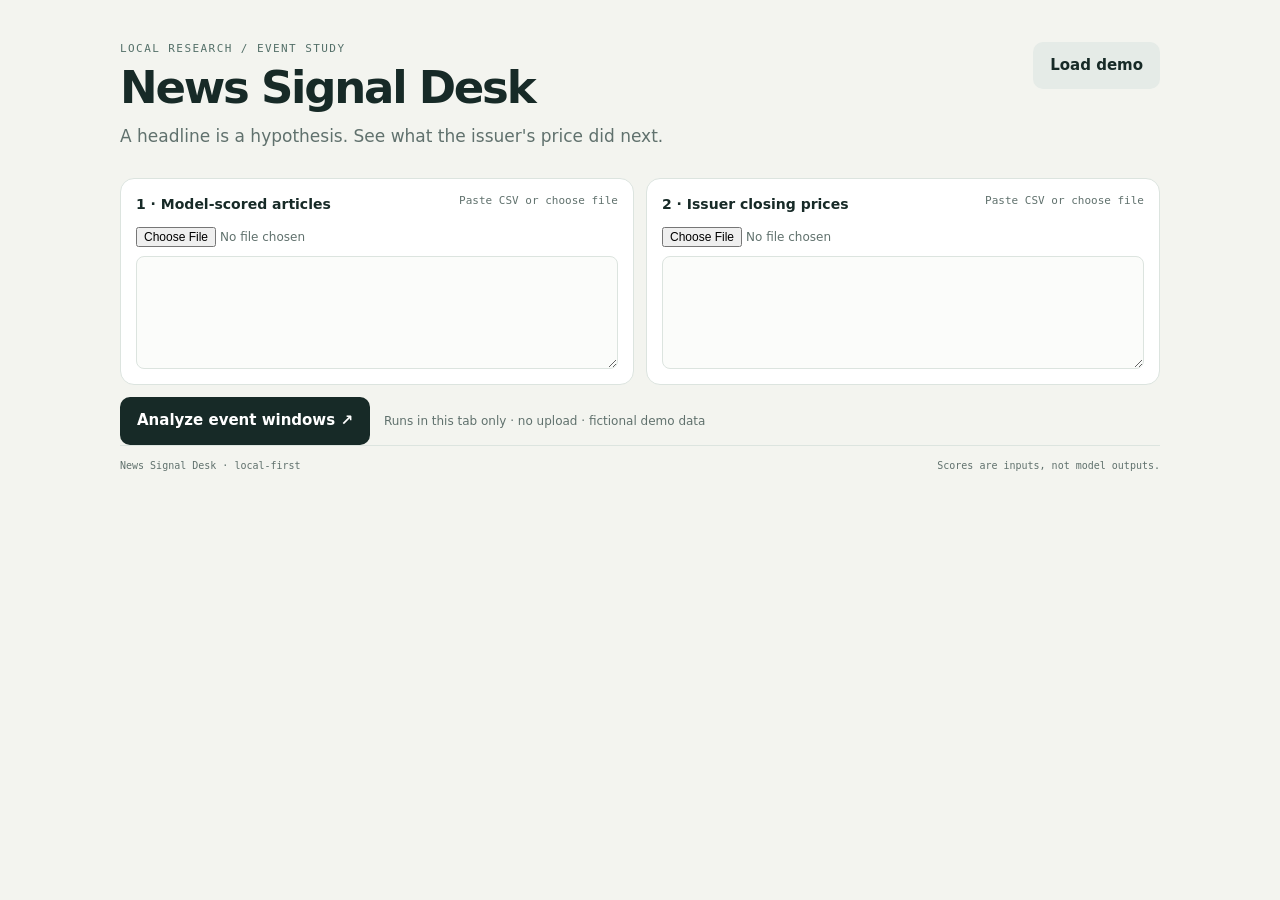
<file: projects/007-news-signal-desk/index.html>
<!doctype html>
<html lang="en">
<head>
  <meta charset="utf-8"><meta name="viewport" content="width=device-width, initial-scale=1">
  <meta name="theme-color" content="#f3f4ef"><title>News Signal Desk</title><link rel="stylesheet" href="style.css">
</head>
<body>
  <main class="shell">
    <header class="masthead"><div><p class="eyebrow">LOCAL RESEARCH / EVENT STUDY</p><h1>News Signal Desk</h1><p class="dek">A headline is a hypothesis. See what the issuer's price did next.</p></div><button id="demo" class="quiet-button">Load demo</button></header>
    <section class="inputs" aria-label="Import research data">
      <label class="file-card"><span class="file-top"><strong>1 · Model-scored articles</strong><span id="article-name">Paste CSV or choose file</span></span><input id="article-file" type="file" accept=".csv,text/csv" aria-label="Choose article sentiment CSV"><textarea id="articles" spellcheck="false" aria-label="Article CSV"></textarea></label>
      <label class="file-card"><span class="file-top"><strong>2 · Issuer closing prices</strong><span id="price-name">Paste CSV or choose file</span></span><input id="price-file" type="file" accept=".csv,text/csv" aria-label="Choose price history CSV"><textarea id="prices" spellcheck="false" aria-label="Closing prices CSV"></textarea></label>
      <div class="actions"><button id="analyze" class="primary-button">Analyze event windows <span aria-hidden="true">↗</span></button><p>Runs in this tab only · no upload · fictional demo data</p></div>
    </section>
    <p id="error" class="error" role="alert" hidden></p>
    <section id="report" aria-live="polite" hidden>
      <div class="section-heading"><div><p class="eyebrow">READ THE WINDOW, NOT JUST THE SCORE</p><h2>What happened after publication?</h2></div><span class="method-tag">Trading sessions · close to close</span></div>
      <div id="summary" class="summary-cards"></div>
      <div class="analysis-grid"><section class="panel"><h3>Next-session return by model score</h3><p class="caption">Buckets: below −0.20 · between −0.20 and +0.20 · above +0.20</p><div id="buckets" class="bucket-list"></div></section><section class="panel correlation"><h3>Score ↔ next-session return</h3><p class="caption">Spearman rank correlation · descriptive only</p><div id="correlation" class="correlation-value"></div><p id="corr-note" class="caption"></p></section></div>
      <section class="panel events"><div class="table-heading"><div><h3>Event ledger</h3><p class="caption">Each row keeps its headline, supplied score, anchor close, and both forward windows.</p></div><label class="filter">Issuer <select id="ticker-filter" aria-label="Filter events by issuer"><option value="*">All issuers</option></select></label></div><div class="table-scroll"><table><thead><tr><th>Published</th><th>Issuer</th><th>Headline</th><th>Score</th><th>Anchor close</th><th>Next session</th><th>5 sessions</th></tr></thead><tbody id="event-rows"></tbody></table></div></section>
      <p class="disclaimer">Fictional sample. Association is not causation; returns may include unrelated news. No trading recommendation.</p>
    </section>
    <footer><span>News Signal Desk <span aria-hidden="true">·</span> local-first</span><span>Scores are inputs, not model outputs.</span></footer>
  </main>
  <script defer type="text/javascript" src="news_signal.mjs"></script><script defer type="text/javascript" src="app.mjs"></script>
</body>
</html>
</file>
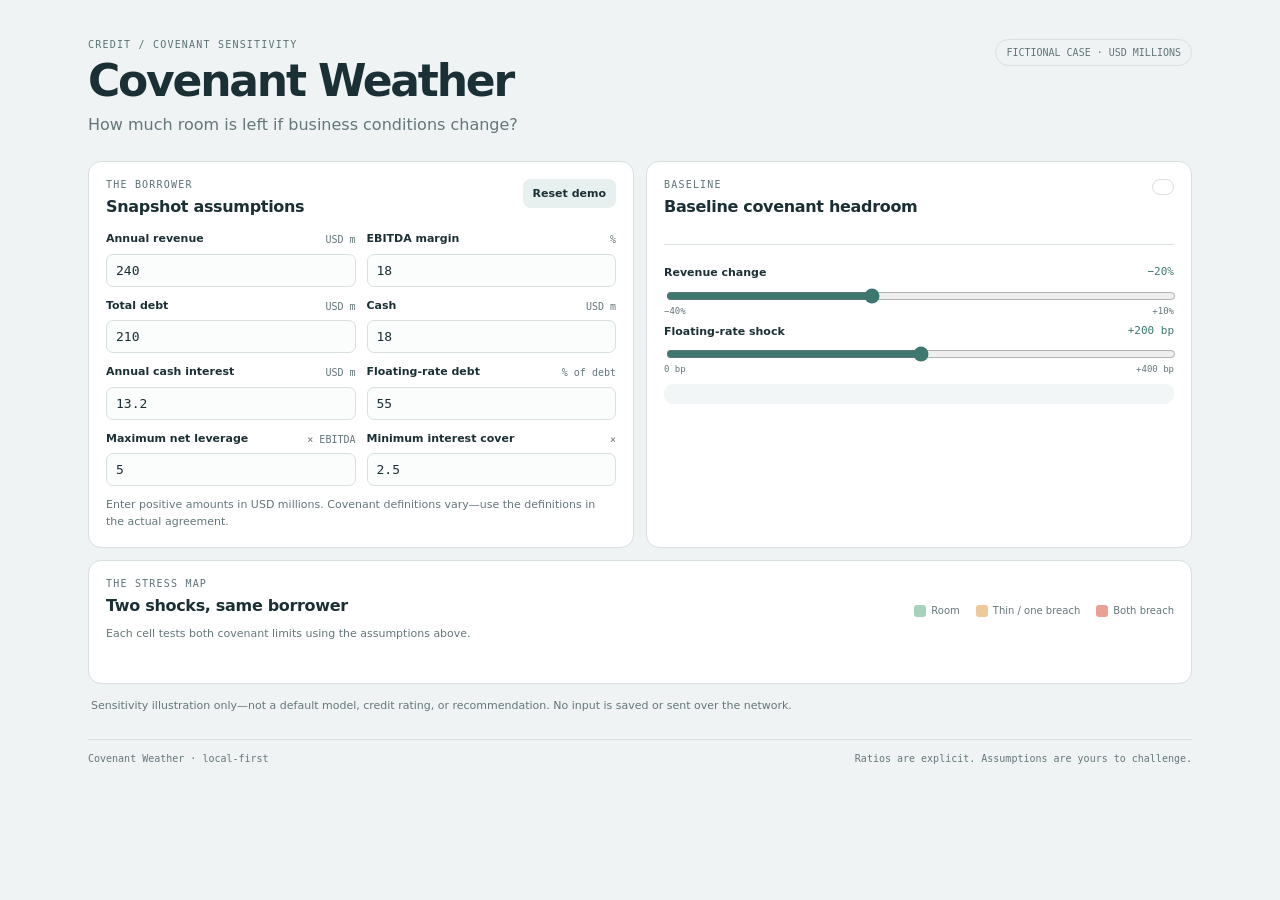
<file: projects/008-covenant-weather/index.html>
<!doctype html><html lang="en"><head><meta charset="utf-8"><meta name="viewport" content="width=device-width,initial-scale=1"><meta name="theme-color" content="#eff3f4"><title>Covenant Weather</title><link rel="stylesheet" href="style.css"></head>
<body><main class="shell"><header class="masthead"><div><p class="eyebrow">CREDIT / COVENANT SENSITIVITY</p><h1>Covenant Weather</h1><p class="dek">How much room is left if business conditions change?</p></div><span class="case-tag">FICTIONAL CASE · USD MILLIONS</span></header>
<section class="workbench"><form id="borrower-form" class="panel inputs"><div class="panel-heading"><div><p class="eyebrow">THE BORROWER</p><h2>Snapshot assumptions</h2></div><button id="reset" type="button" class="quiet-button">Reset demo</button></div><div class="fields">
<label>Annual revenue <span>USD m</span><input id="revenue" type="number" min="1" step="1" value="240"></label><label>EBITDA margin <span>%</span><input id="ebitdaMargin" type="number" min="0" max="100" step="0.5" value="18"></label>
<label>Total debt <span>USD m</span><input id="debt" type="number" min="1" step="1" value="210"></label><label>Cash <span>USD m</span><input id="cash" type="number" min="0" step="1" value="18"></label>
<label>Annual cash interest <span>USD m</span><input id="annualInterest" type="number" min="0" step="0.1" value="13.2"></label><label>Floating-rate debt <span>% of debt</span><input id="floatingShare" type="number" min="0" max="100" step="1" value="55"></label>
<label>Maximum net leverage <span>× EBITDA</span><input id="maxNetLeverage" type="number" min="0.1" step="0.1" value="5"></label><label>Minimum interest cover <span>×</span><input id="minInterestCoverage" type="number" min="0.1" step="0.1" value="2.5"></label></div><p id="error" class="error" role="alert" hidden></p><p class="unit-note">Enter positive amounts in USD millions. Covenant definitions vary—use the definitions in the actual agreement.</p></form>
<section class="right-column"><section class="panel current"><div class="panel-heading"><div><p class="eyebrow">BASELINE</p><h2>Baseline covenant headroom</h2></div><span id="baseline-status" class="status-pill"></span></div><div id="baseline-metrics" class="metrics"></div><div class="shock-controls"><label for="revenue-shock">Revenue change <output id="revenue-output">−20%</output></label><input id="revenue-shock" type="range" min="-40" max="10" step="5" value="-20"><div class="range-labels"><span>−40%</span><span>+10%</span></div><label for="rate-shock">Floating-rate shock <output id="rate-output">+200 bp</output></label><input id="rate-shock" type="range" min="0" max="400" step="50" value="200"><div class="range-labels"><span>0 bp</span><span>+400 bp</span></div></div><div id="scenario-result" class="scenario-result" aria-live="polite"></div></section></section></section>
<section class="panel sensitivity"><div class="panel-heading"><div><p class="eyebrow">THE STRESS MAP</p><h2>Two shocks, same borrower</h2><p class="caption">Each cell tests both covenant limits using the assumptions above.</p></div><div class="legend"><span><i class="good"></i>Room</span><span><i class="thin"></i>Thin / one breach</span><span><i class="bad"></i>Both breach</span></div></div><div class="table-scroll"><table id="sensitivity-table"><caption class="sr-only">Net leverage and interest coverage statuses by revenue decline and increase in rate</caption></table></div></section>
<p class="disclaimer">Sensitivity illustration only—not a default model, credit rating, or recommendation. No input is saved or sent over the network.</p><footer><span>Covenant Weather <span aria-hidden="true">·</span> local-first</span><span>Ratios are explicit. Assumptions are yours to challenge.</span></footer></main><script defer type="text/javascript" src="covenant_weather.mjs"></script><script defer type="text/javascript" src="app.mjs"></script></body></html>
</file>
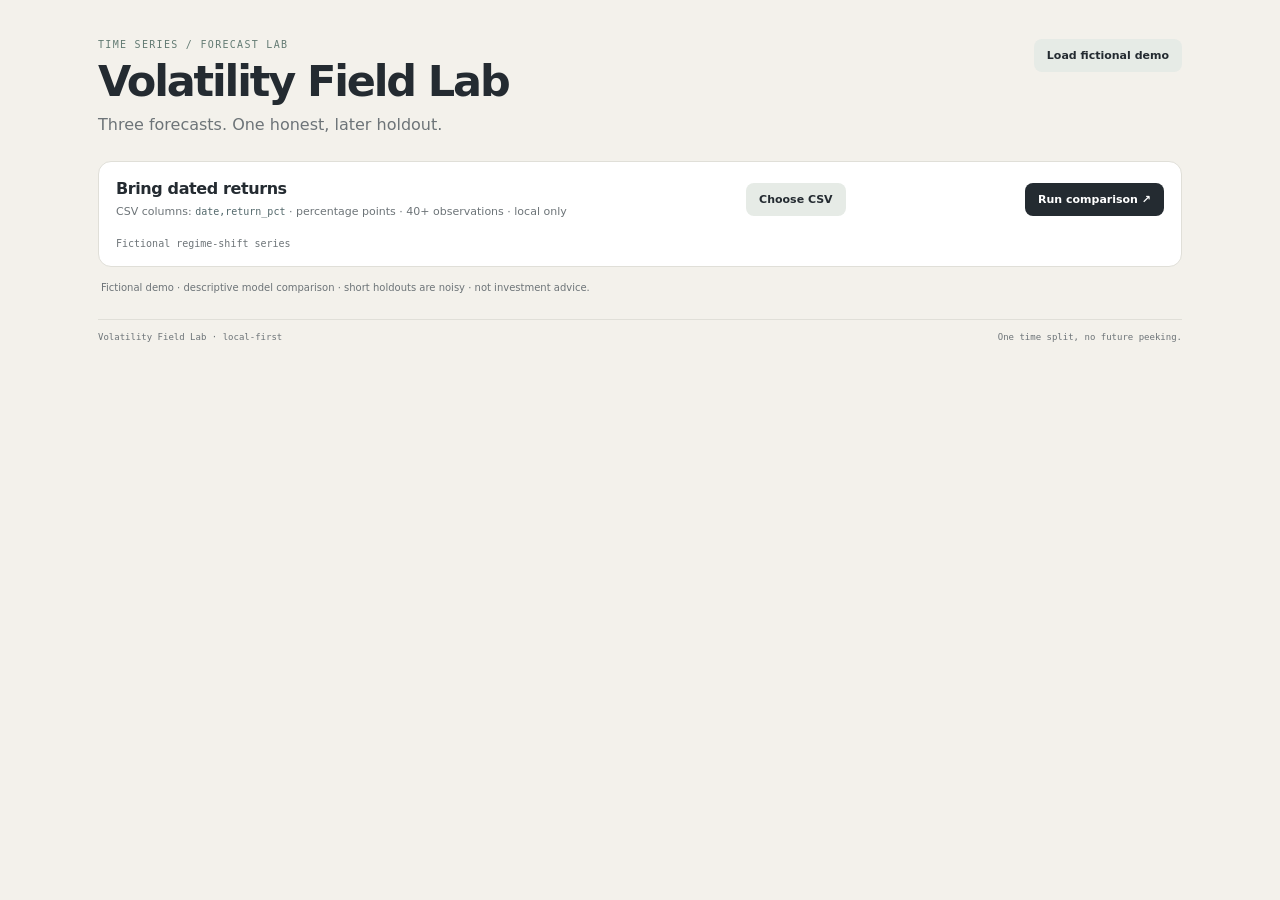
<file: projects/009-volatility-field-lab/index.html>
<!doctype html><html lang="en"><head><meta charset="utf-8"><meta name="viewport" content="width=device-width,initial-scale=1"><meta name="theme-color" content="#f3f1eb"><title>Volatility Field Lab</title><link rel="stylesheet" href="style.css"></head>
<body><main class="shell"><header class="masthead"><div><p class="eyebrow">TIME SERIES / FORECAST LAB</p><h1>Volatility Field Lab</h1><p class="dek">Three forecasts. One honest, later holdout.</p></div><button id="load-demo" class="quiet-button">Load fictional demo</button></header>
<section class="import panel"><div><h2>Bring dated returns</h2><p>CSV columns: <code>date,return_pct</code> · percentage points · 40+ observations · local only</p></div><label class="file-button">Choose CSV<input id="csv-file" type="file" accept=".csv,text/csv" aria-label="Choose dated return CSV"></label><button id="analyze" class="primary-button">Run comparison <span aria-hidden="true">↗</span></button><span id="filename" class="filename">Fictional regime-shift series</span></section>
<p id="error" class="error" role="alert" hidden></p><section id="results" hidden aria-live="polite"><div id="sample-warning" class="sample-warning"></div><div id="summary" class="summary-grid"></div>
<div class="results-grid"><section class="panel forecasts"><div class="section-heading"><div><p class="eyebrow">NEXT SESSION</p><h2>Next-session forecast</h2></div><span class="unit">Annualized volatility</span></div><div id="forecast-cards" class="forecast-cards"></div><p class="caption">Annualization uses √252. Forecasts are volatility estimates, not directional calls.</p></section>
<section class="panel chart-panel"><div class="section-heading"><div><p class="eyebrow">OUT-OF-SAMPLE</p><h2>Holdout returns vs GARCH band</h2></div><span class="unit" id="holdout-dates"></span></div><div id="chart" class="chart"></div><div class="chart-legend"><span><i class="actual-key"></i>Realized return</span><span><i class="band-key"></i>±1.645σ GARCH band</span></div></section></div>
<section class="panel scorecard"><div class="section-heading"><div><p class="eyebrow">FORECAST QUALITY</p><h2>How the models traveled</h2></div><span class="caption">Lower is better for both error scores</span></div><div class="table-scroll"><table><thead><tr><th>MODEL</th><th>QLIKE</th><th>MAE variance</th><th>95% VaR breaches</th></tr></thead><tbody id="score-rows"></tbody></table></div><p class="caption">Variance errors use decimal-return squared units. VaR breach count is shown as a count, not a calibration claim.</p></section></section>
<p class="disclaimer">Fictional demo · descriptive model comparison · short holdouts are noisy · not investment advice.</p><footer><span>Volatility Field Lab <span aria-hidden="true">·</span> local-first</span><span>One time split, no future peeking.</span></footer></main><script defer type="text/javascript" src="volatility_lab.mjs"></script><script defer type="text/javascript" src="app.mjs"></script></body></html>
</file>
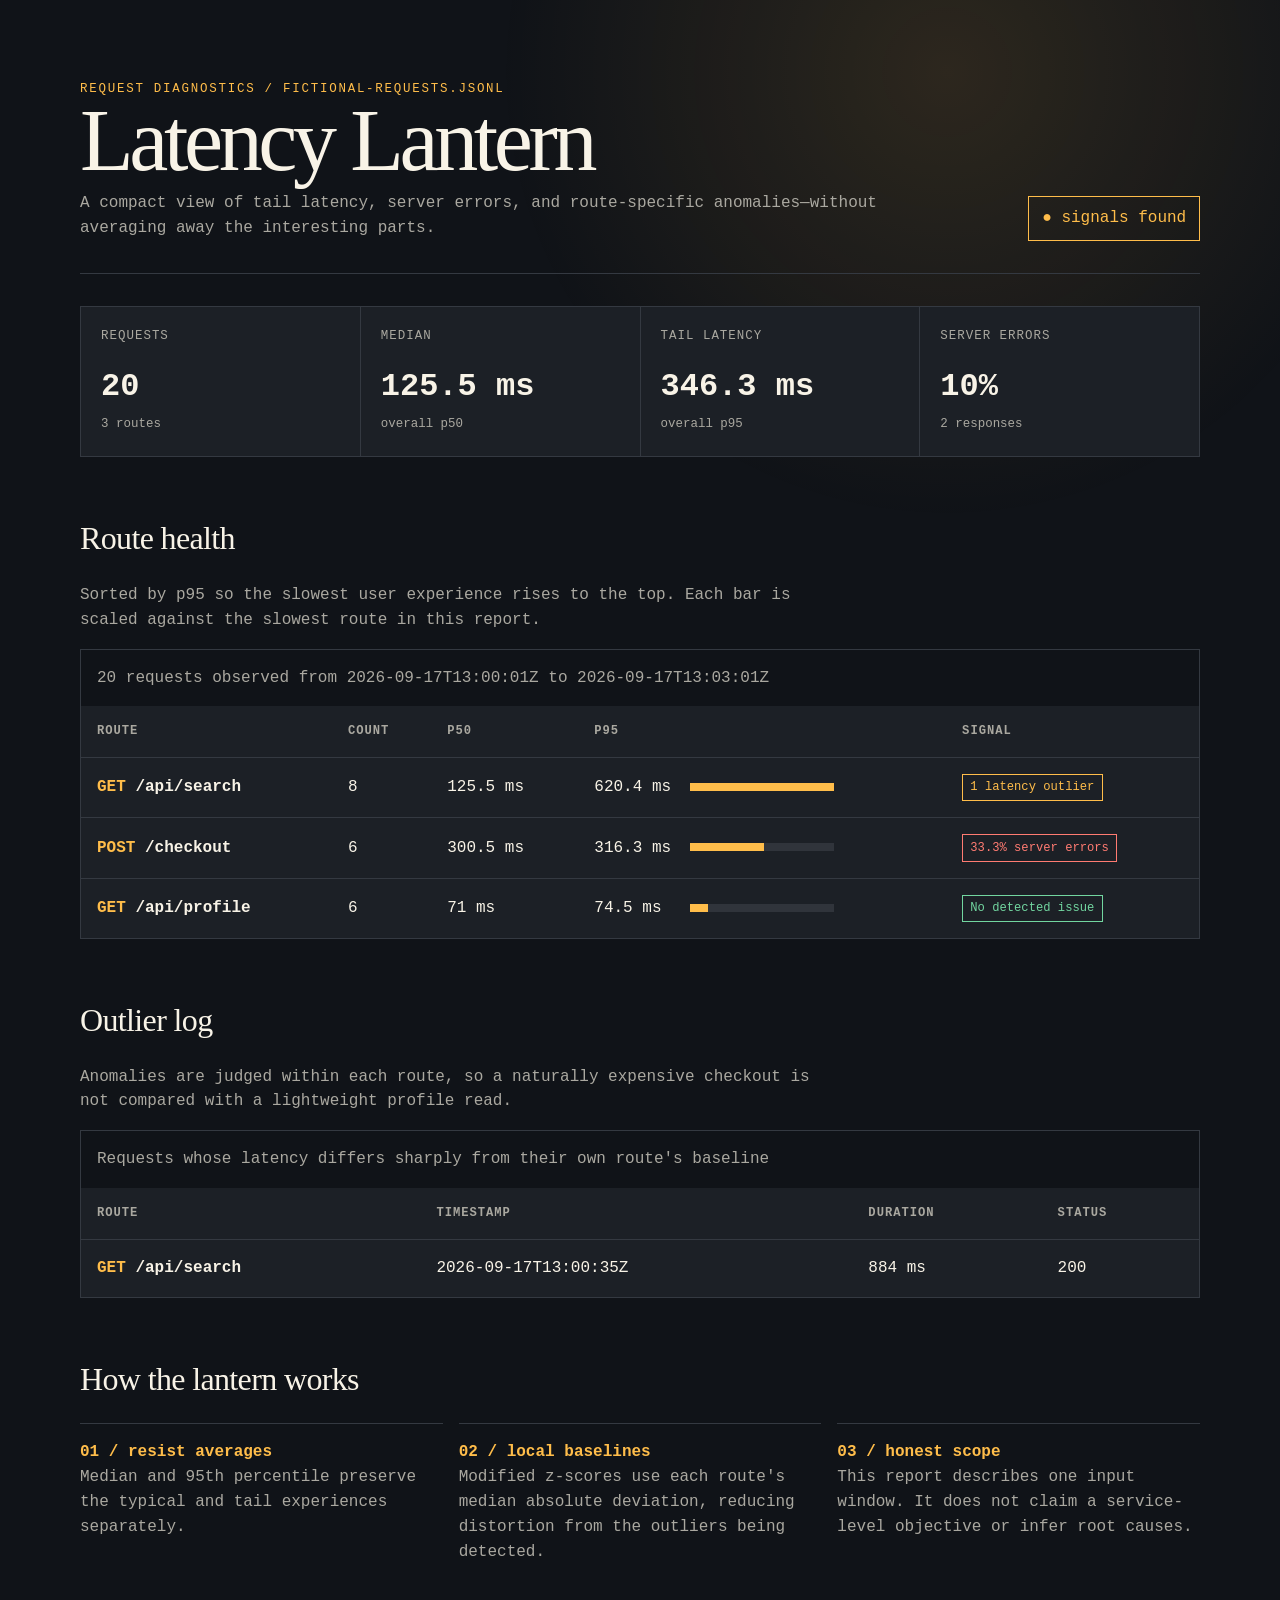
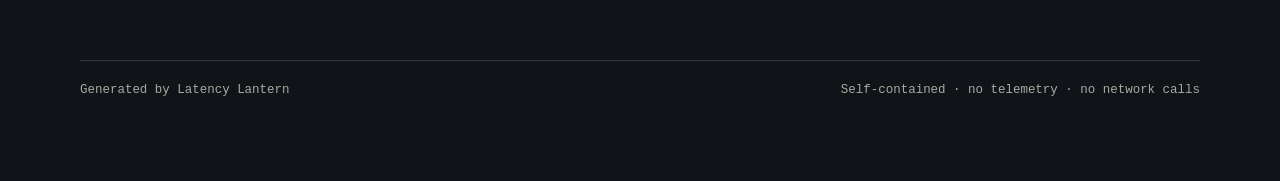
<file: projects/003-latency-lantern/examples/report.html>
<!doctype html>
<html lang="en">
<head>
  <meta charset="utf-8">
  <meta name="viewport" content="width=device-width, initial-scale=1">
  <meta name="color-scheme" content="dark">
  <title>Latency Lantern — request diagnostics</title>
  <style>
    :root { color-scheme: dark; --ink:#f8f3e7; --muted:#aaa8a0; --panel:#1c2026; --line:#343941; --amber:#ffbd4a; --mint:#72d6a0; --coral:#ff7b72; }
    * { box-sizing:border-box; }
    body { margin:0; background:#101318; color:var(--ink); font:16px/1.55 ui-monospace,SFMono-Regular,Menlo,Consolas,monospace; }
    body::before { content:""; position:fixed; inset:0; pointer-events:none; background:radial-gradient(circle at 74% 8%,#ffbd4a1f,transparent 28rem); }
    main { position:relative; width:min(1120px,calc(100% - 2rem)); margin:0 auto; padding:5rem 0; }
    header { display:grid; grid-template-columns:1fr auto; gap:2rem; align-items:end; border-bottom:1px solid var(--line); padding-bottom:2rem; }
    .eyebrow { color:var(--amber); letter-spacing:.14em; text-transform:uppercase; font-size:.78rem; }
    h1,h2,p { margin-top:0; } h1 { margin-bottom:.5rem; font:clamp(2.6rem,7vw,5.5rem)/.95 Georgia,serif; letter-spacing:-.05em; }
    header p { color:var(--muted); max-width:54rem; margin-bottom:0; }
    .status { border:1px solid var(--amber); color:var(--amber); padding:.55rem .8rem; white-space:nowrap; }
    .metrics { display:grid; grid-template-columns:repeat(4,1fr); gap:1px; background:var(--line); border:1px solid var(--line); margin:2rem 0 4rem; }
    .metric { background:var(--panel); padding:1.25rem; } .metric p,.metric span { color:var(--muted); font-size:.78rem; }
    .metric p { margin:0 0 1rem; text-transform:uppercase; letter-spacing:.08em; } .metric strong { display:block; color:var(--ink); font-size:2rem; }
    section { margin-top:4rem; } h2 { font:2rem/1.1 Georgia,serif; letter-spacing:-.02em; }
    .section-note { color:var(--muted); max-width:48rem; }
    .table-wrap { overflow-x:auto; border:1px solid var(--line); }
    table { width:100%; border-collapse:collapse; background:var(--panel); } caption { text-align:left; color:var(--muted); padding:1rem; }
    th,td { text-align:left; padding:1rem; border-bottom:1px solid var(--line); white-space:nowrap; } thead { color:var(--muted); font-size:.76rem; text-transform:uppercase; letter-spacing:.08em; }
    tbody tr:last-child th,tbody tr:last-child td { border-bottom:0; } code { color:var(--amber); }
    .bar-label { display:inline-block; width:5.4rem; } .bar-track { display:inline-block; width:9rem; height:.5rem; vertical-align:middle; background:#30343b; }
    .bar-track span { display:block; height:100%; background:var(--amber); }
    .signal { display:inline-block; border:1px solid; padding:.2rem .45rem; font-size:.76rem; } .good { color:var(--mint); } .warn { color:var(--amber); } .error { color:var(--coral); }
    .method { display:grid; grid-template-columns:repeat(3,1fr); gap:1rem; } .method article { border-top:1px solid var(--line); padding-top:1rem; }
    .method strong { color:var(--amber); } .method p,.empty,footer { color:var(--muted); }
    footer { border-top:1px solid var(--line); margin-top:5rem; padding-top:1.25rem; font-size:.78rem; display:flex; justify-content:space-between; gap:1rem; }
    @media (max-width:760px) { main{padding:2.5rem 0} header{grid-template-columns:1fr}.status{justify-self:start}.metrics{grid-template-columns:1fr 1fr}.method{grid-template-columns:1fr}.bar-track{display:none} }
  </style>
</head>
<body>
  <main>
    <header>
      <div><p class="eyebrow">Request diagnostics / fictional-requests.jsonl</p><h1>Latency Lantern</h1><p>A compact view of tail latency, server errors, and route-specific anomalies—without averaging away the interesting parts.</p></div>
      <div class="status">● signals found</div>
    </header>
    <section class="metrics" aria-label="Request summary">
      <article class="metric">
          <p>Requests</p>
          <strong>20</strong>
          <span>3 routes</span>
        </article>
      <article class="metric">
          <p>Median</p>
          <strong>125.5 ms</strong>
          <span>overall p50</span>
        </article>
      <article class="metric">
          <p>Tail latency</p>
          <strong>346.3 ms</strong>
          <span>overall p95</span>
        </article>
      <article class="metric">
          <p>Server errors</p>
          <strong>10%</strong>
          <span>2 responses</span>
        </article>
    </section>
    <section aria-labelledby="routes-heading"><h2 id="routes-heading">Route health</h2><p class="section-note">Sorted by p95 so the slowest user experience rises to the top. Each bar is scaled against the slowest route in this report.</p><div class="table-wrap"><table><caption>20 requests observed from 2026-09-17T13:00:01Z to 2026-09-17T13:03:01Z</caption><thead><tr><th scope="col">Route</th><th scope="col">Count</th><th scope="col">p50</th><th scope="col">p95</th><th scope="col">Signal</th></tr></thead><tbody><tr>
              <th scope="row"><code>GET</code> /api/search</th>
              <td>8</td>
              <td>125.5 ms</td>
              <td>
                <span class="bar-label">620.4 ms</span>
                <span class="bar-track" aria-hidden="true"><span style="width:100%"></span></span>
              </td>
              <td><span class="signal warn">1 latency outlier</span></td>
            </tr>
<tr>
              <th scope="row"><code>POST</code> /checkout</th>
              <td>6</td>
              <td>300.5 ms</td>
              <td>
                <span class="bar-label">316.3 ms</span>
                <span class="bar-track" aria-hidden="true"><span style="width:51%"></span></span>
              </td>
              <td><span class="signal error">33.3% server errors</span></td>
            </tr>
<tr>
              <th scope="row"><code>GET</code> /api/profile</th>
              <td>6</td>
              <td>71 ms</td>
              <td>
                <span class="bar-label">74.5 ms</span>
                <span class="bar-track" aria-hidden="true"><span style="width:12%"></span></span>
              </td>
              <td><span class="signal good">No detected issue</span></td>
            </tr></tbody></table></div></section>
    <section aria-labelledby="outliers-heading"><h2 id="outliers-heading">Outlier log</h2><p class="section-note">Anomalies are judged within each route, so a naturally expensive checkout is not compared with a lightweight profile read.</p><div class="table-wrap"><table>
          <caption>Requests whose latency differs sharply from their own route's baseline</caption>
          <thead><tr><th scope="col">Route</th><th scope="col">Timestamp</th><th scope="col">Duration</th><th scope="col">Status</th></tr></thead>
          <tbody><tr>
              <th scope="row"><code>GET</code> /api/search</th>
              <td>2026-09-17T13:00:35Z</td>
              <td>884 ms</td>
              <td>200</td>
            </tr></tbody>
        </table></div></section>
    <section aria-labelledby="method-heading"><h2 id="method-heading">How the lantern works</h2><div class="method"><article><strong>01 / resist averages</strong><p>Median and 95th percentile preserve the typical and tail experiences separately.</p></article><article><strong>02 / local baselines</strong><p>Modified z-scores use each route's median absolute deviation, reducing distortion from the outliers being detected.</p></article><article><strong>03 / honest scope</strong><p>This report describes one input window. It does not claim a service-level objective or infer root causes.</p></article></div></section>
    <footer><span>Generated by Latency Lantern</span><span>Self-contained · no telemetry · no network calls</span></footer>
  </main>
</body>
</html>
</file>
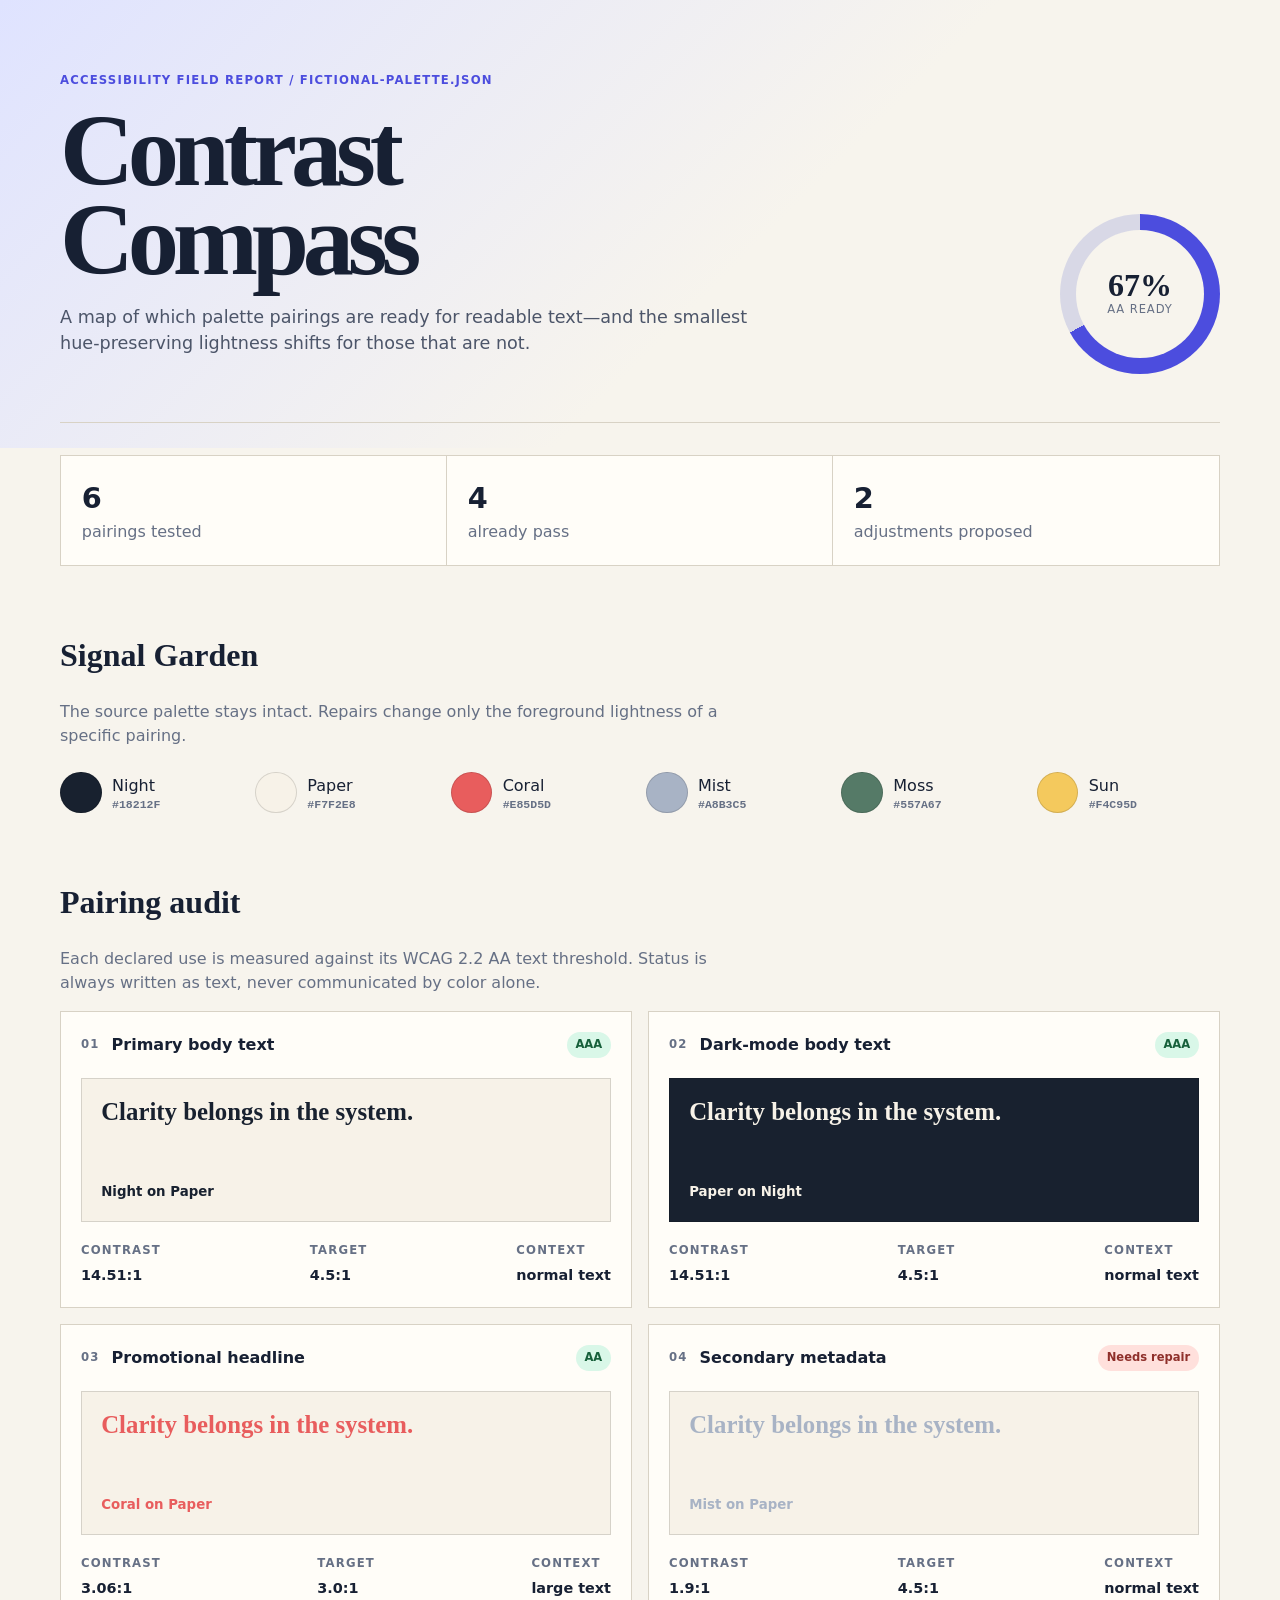
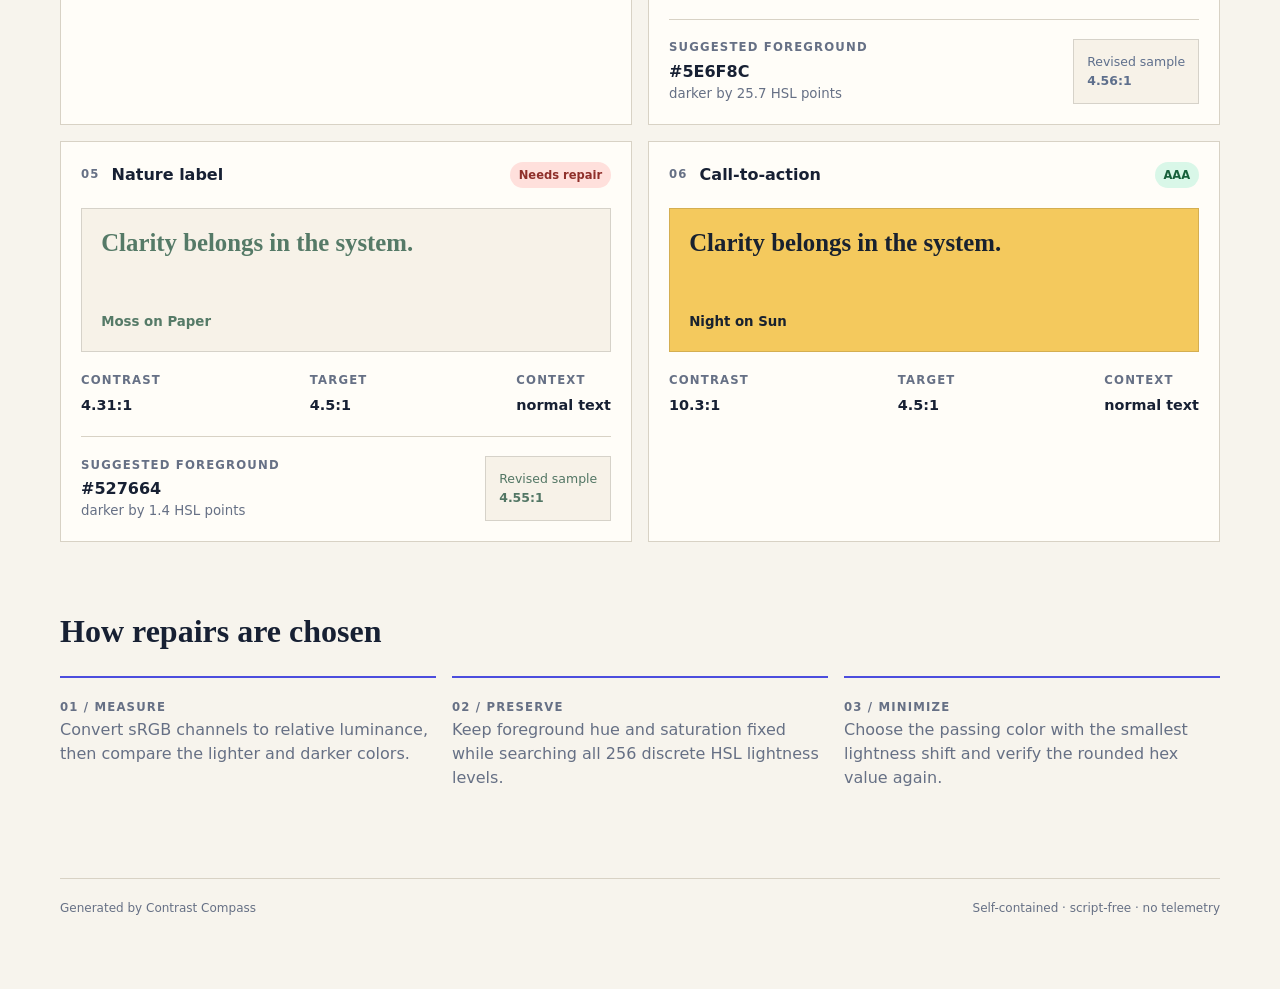
<file: projects/004-contrast-compass/examples/report.html>
<!doctype html>
<html lang="en">
<head>
  <meta charset="utf-8">
  <meta name="viewport" content="width=device-width, initial-scale=1">
  <meta name="color-scheme" content="light">
  <title>Contrast Compass — Signal Garden</title>
  <style>
    :root { --ink:#172033; --muted:#667085; --paper:#f7f4ed; --card:#fffdf8; --line:#d8d2c5; --indigo:#4c4dde; --mint:#d9f7e8; --mint-ink:#17603b; --rose:#ffe0dc; --rose-ink:#8f2f2a; }
    * { box-sizing:border-box; }
    body { margin:0; color:var(--ink); background:var(--paper); font:16px/1.5 ui-sans-serif,system-ui,-apple-system,sans-serif; }
    body::before { content:""; position:absolute; inset:0 0 auto; height:28rem; pointer-events:none; background:linear-gradient(135deg,#dfe3ff 0%,#f7f4ed 58%); z-index:-1; }
    main { width:min(1160px,calc(100% - 2rem)); margin:auto; padding:4.5rem 0; }
    .eyebrow,.label,.index { font-size:.73rem; font-weight:750; letter-spacing:.1em; text-transform:uppercase; }
    .eyebrow { color:var(--indigo); margin:0 0 1rem; } h1,h2,h3,p { margin-top:0; }
    h1 { max-width:850px; margin-bottom:1.25rem; font:700 clamp(3.3rem,8vw,7rem)/.87 Georgia,serif; letter-spacing:-.06em; }
    .lede { max-width:730px; color:#4c5569; font-size:1.1rem; }
    .hero { display:grid; grid-template-columns:1fr auto; gap:3rem; align-items:end; border-bottom:1px solid var(--line); padding-bottom:3rem; }
    .score { width:10rem; height:10rem; border-radius:50%; display:grid; place-content:center; text-align:center; background:conic-gradient(var(--indigo) 67%,#d8d8e6 0); position:relative; }
    .score::after { content:""; position:absolute; inset:1rem; border-radius:50%; background:var(--paper); } .score * { position:relative; z-index:1; }
    .score strong { font:700 2rem/1 Georgia,serif; } .score span { color:var(--muted); font-size:.72rem; text-transform:uppercase; letter-spacing:.08em; }
    .summary { display:grid; grid-template-columns:repeat(3,1fr); border:1px solid var(--line); background:var(--card); margin:2rem 0 4.5rem; }
    .summary div { padding:1.3rem; border-right:1px solid var(--line); } .summary div:last-child { border:0; } .summary strong { display:block; font-size:1.8rem; } .summary span { color:var(--muted); }
    section > h2 { font:700 2rem/1.1 Georgia,serif; } .section-note { color:var(--muted); max-width:680px; }
    .palette { list-style:none; padding:0; display:grid; grid-template-columns:repeat(6,1fr); gap:.75rem; margin:1.5rem 0 4.5rem; }
    .palette li { display:flex; gap:.65rem; align-items:center; min-width:0; } .palette small { display:block; color:var(--muted); font:700 .72rem ui-monospace,SFMono-Regular,monospace; }
    .swatch { width:2.6rem; height:2.6rem; flex:0 0 auto; border:1px solid #0002; border-radius:50%; }
    .pairs { display:grid; grid-template-columns:1fr 1fr; gap:1rem; } .pair-card { background:var(--card); border:1px solid var(--line); padding:1.25rem; }
    .pair-heading,.pair-heading > div,.ratio-row,.repair-note { display:flex; align-items:center; } .pair-heading { justify-content:space-between; gap:1rem; } .pair-heading > div { gap:.75rem; }
    h3 { margin:0; font-size:1rem; } .index { color:var(--muted); } .badge { padding:.28rem .55rem; border-radius:100px; font-size:.72rem; font-weight:800; white-space:nowrap; }
    .badge.pass { color:var(--mint-ink); background:var(--mint); } .badge.repair { color:var(--rose-ink); background:var(--rose); }
    .sample { min-height:9rem; margin:1.25rem 0; padding:1.2rem; display:flex; flex-direction:column; justify-content:space-between; border:1px solid #0002; } .sample span { font:700 1.55rem/1.1 Georgia,serif; } .sample small { font-weight:750; }
    .ratio-row { gap:1rem; justify-content:space-between; } .ratio-row > div { min-width:0; } .label { display:block; color:var(--muted); margin-bottom:.2rem; } .ratio-row strong { font-size:.9rem; }
    .repair-note { justify-content:space-between; gap:1rem; margin-top:1.2rem; padding-top:1.2rem; border-top:1px solid var(--line); } .repair-note small { display:block; color:var(--muted); }
    .mini-sample { padding:.8rem; border:1px solid #0002; font-size:.78rem; } .mini-sample b { display:block; }
    .method { display:grid; grid-template-columns:repeat(3,1fr); gap:1rem; margin-top:1.5rem; } .method article { border-top:2px solid var(--indigo); padding-top:1rem; } .method p,footer { color:var(--muted); }
    footer { display:flex; justify-content:space-between; gap:1rem; margin-top:4.5rem; padding-top:1.25rem; border-top:1px solid var(--line); font-size:.75rem; }
    @media (max-width:800px) { main{padding:2.5rem 0} .hero{grid-template-columns:1fr} .score{width:8rem;height:8rem} .palette{grid-template-columns:repeat(2,1fr)} .pairs{grid-template-columns:1fr} .method{grid-template-columns:1fr} }
    @media print { body::before{display:none} .pair-card{break-inside:avoid} }
  </style>
</head>
<body>
  <main>
    <header class="hero">
      <div><p class="eyebrow">Accessibility field report / fictional-palette.json</p><h1>Contrast<br>Compass</h1><p class="lede">A map of which palette pairings are ready for readable text—and the smallest hue-preserving lightness shifts for those that are not.</p></div>
      <div class="score" aria-label="67 percent of tested pairs pass"><strong>67%</strong><span>AA ready</span></div>
    </header>
    <div class="summary" aria-label="Audit summary"><div><strong>6</strong><span>pairings tested</span></div><div><strong>4</strong><span>already pass</span></div><div><strong>2</strong><span>adjustments proposed</span></div></div>
    <section aria-labelledby="palette-heading"><h2 id="palette-heading">Signal Garden</h2><p class="section-note">The source palette stays intact. Repairs change only the foreground lightness of a specific pairing.</p><ul class="palette"><li><span class="swatch" style="background:#18212F" aria-hidden="true"></span>
            <span>Night<small>#18212F</small></span></li>
<li><span class="swatch" style="background:#F7F2E8" aria-hidden="true"></span>
            <span>Paper<small>#F7F2E8</small></span></li>
<li><span class="swatch" style="background:#E85D5D" aria-hidden="true"></span>
            <span>Coral<small>#E85D5D</small></span></li>
<li><span class="swatch" style="background:#A8B3C5" aria-hidden="true"></span>
            <span>Mist<small>#A8B3C5</small></span></li>
<li><span class="swatch" style="background:#557A67" aria-hidden="true"></span>
            <span>Moss<small>#557A67</small></span></li>
<li><span class="swatch" style="background:#F4C95D" aria-hidden="true"></span>
            <span>Sun<small>#F4C95D</small></span></li></ul></section>
    <section aria-labelledby="pairs-heading"><h2 id="pairs-heading">Pairing audit</h2><p class="section-note">Each declared use is measured against its WCAG 2.2 AA text threshold. Status is always written as text, never communicated by color alone.</p><div class="pairs"><article class="pair-card" aria-labelledby="pair-0-title">
        <div class="pair-heading">
          <div><span class="index">01</span><h3 id="pair-0-title">Primary body text</h3></div>
          <span class="badge pass">AAA</span>
        </div>
        <div class="sample" style="color:#18212F;background:#F7F2E8" aria-label="Original color sample, contrast ratio 14.51 to 1">
          <span>Clarity belongs in the system.</span>
          <small>Night on Paper</small>
        </div>
        <div class="ratio-row">
          <div><span class="label">Contrast</span><strong>14.51:1</strong></div>
          <div><span class="label">Target</span><strong>4.5:1</strong></div>
          <div><span class="label">Context</span><strong>normal text</strong></div>
        </div>
      </article>
<article class="pair-card" aria-labelledby="pair-1-title">
        <div class="pair-heading">
          <div><span class="index">02</span><h3 id="pair-1-title">Dark-mode body text</h3></div>
          <span class="badge pass">AAA</span>
        </div>
        <div class="sample" style="color:#F7F2E8;background:#18212F" aria-label="Original color sample, contrast ratio 14.51 to 1">
          <span>Clarity belongs in the system.</span>
          <small>Paper on Night</small>
        </div>
        <div class="ratio-row">
          <div><span class="label">Contrast</span><strong>14.51:1</strong></div>
          <div><span class="label">Target</span><strong>4.5:1</strong></div>
          <div><span class="label">Context</span><strong>normal text</strong></div>
        </div>
      </article>
<article class="pair-card" aria-labelledby="pair-2-title">
        <div class="pair-heading">
          <div><span class="index">03</span><h3 id="pair-2-title">Promotional headline</h3></div>
          <span class="badge pass">AA</span>
        </div>
        <div class="sample" style="color:#E85D5D;background:#F7F2E8" aria-label="Original color sample, contrast ratio 3.06 to 1">
          <span>Clarity belongs in the system.</span>
          <small>Coral on Paper</small>
        </div>
        <div class="ratio-row">
          <div><span class="label">Contrast</span><strong>3.06:1</strong></div>
          <div><span class="label">Target</span><strong>3.0:1</strong></div>
          <div><span class="label">Context</span><strong>large text</strong></div>
        </div>
      </article>
<article class="pair-card" aria-labelledby="pair-3-title">
        <div class="pair-heading">
          <div><span class="index">04</span><h3 id="pair-3-title">Secondary metadata</h3></div>
          <span class="badge repair">Needs repair</span>
        </div>
        <div class="sample" style="color:#A8B3C5;background:#F7F2E8" aria-label="Original color sample, contrast ratio 1.9 to 1">
          <span>Clarity belongs in the system.</span>
          <small>Mist on Paper</small>
        </div>
        <div class="ratio-row">
          <div><span class="label">Contrast</span><strong>1.9:1</strong></div>
          <div><span class="label">Target</span><strong>4.5:1</strong></div>
          <div><span class="label">Context</span><strong>normal text</strong></div>
        </div>
          <div class="repair-note">
            <div>
              <span class="label">Suggested foreground</span>
              <strong>#5E6F8C</strong>
              <small>darker by 25.7 HSL points</small>
            </div>
            <div class="mini-sample" style="color:#5E6F8C;background:#F7F2E8">
              Revised sample <b>4.56:1</b>
            </div>
          </div>
      </article>
<article class="pair-card" aria-labelledby="pair-4-title">
        <div class="pair-heading">
          <div><span class="index">05</span><h3 id="pair-4-title">Nature label</h3></div>
          <span class="badge repair">Needs repair</span>
        </div>
        <div class="sample" style="color:#557A67;background:#F7F2E8" aria-label="Original color sample, contrast ratio 4.31 to 1">
          <span>Clarity belongs in the system.</span>
          <small>Moss on Paper</small>
        </div>
        <div class="ratio-row">
          <div><span class="label">Contrast</span><strong>4.31:1</strong></div>
          <div><span class="label">Target</span><strong>4.5:1</strong></div>
          <div><span class="label">Context</span><strong>normal text</strong></div>
        </div>
          <div class="repair-note">
            <div>
              <span class="label">Suggested foreground</span>
              <strong>#527664</strong>
              <small>darker by 1.4 HSL points</small>
            </div>
            <div class="mini-sample" style="color:#527664;background:#F7F2E8">
              Revised sample <b>4.55:1</b>
            </div>
          </div>
      </article>
<article class="pair-card" aria-labelledby="pair-5-title">
        <div class="pair-heading">
          <div><span class="index">06</span><h3 id="pair-5-title">Call-to-action</h3></div>
          <span class="badge pass">AAA</span>
        </div>
        <div class="sample" style="color:#18212F;background:#F4C95D" aria-label="Original color sample, contrast ratio 10.3 to 1">
          <span>Clarity belongs in the system.</span>
          <small>Night on Sun</small>
        </div>
        <div class="ratio-row">
          <div><span class="label">Contrast</span><strong>10.3:1</strong></div>
          <div><span class="label">Target</span><strong>4.5:1</strong></div>
          <div><span class="label">Context</span><strong>normal text</strong></div>
        </div>
      </article></div></section>
    <section aria-labelledby="method-heading" style="margin-top:4.5rem"><h2 id="method-heading">How repairs are chosen</h2><div class="method"><article><span class="index">01 / measure</span><p>Convert sRGB channels to relative luminance, then compare the lighter and darker colors.</p></article><article><span class="index">02 / preserve</span><p>Keep foreground hue and saturation fixed while searching all 256 discrete HSL lightness levels.</p></article><article><span class="index">03 / minimize</span><p>Choose the passing color with the smallest lightness shift and verify the rounded hex value again.</p></article></div></section>
    <footer><span>Generated by Contrast Compass</span><span>Self-contained · script-free · no telemetry</span></footer>
  </main>
</body>
</html>
</file>
<file: projects/007-news-signal-desk/style.css>
:root{color-scheme:light;--ink:#172a27;--muted:#60716d;--line:#dce4df;--paper:#f3f4ef;--surface:#fff;--green:#3c9274;--red:#c66c5d;--amber:#d3a145;--mono:ui-monospace,SFMono-Regular,Menlo,monospace;--sans:system-ui,-apple-system,BlinkMacSystemFont,"Segoe UI",sans-serif;--display:system-ui,-apple-system,BlinkMacSystemFont,"Segoe UI",sans-serif}*{box-sizing:border-box}body{margin:0;background:var(--paper);color:var(--ink);font:15px/1.55 var(--sans)}button,textarea,select{font:inherit}.shell{max-width:1120px;margin:auto;padding:36px 40px 26px}.masthead,.section-heading,.file-top,.table-heading,footer{display:flex;align-items:center;justify-content:space-between;gap:20px}.masthead{align-items:flex-start;margin:6px 0 28px}.eyebrow{margin:0 0 8px;font:500 11px var(--mono);letter-spacing:.13em;color:#547069}.masthead h1{margin:0;font:800 clamp(32px,4vw,45px)/1.12 var(--display);letter-spacing:-.05em}.dek{margin:10px 0 0;color:var(--muted);font-size:17px}.quiet-button,.primary-button{border:0;border-radius:10px;padding:12px 17px;cursor:pointer;font-weight:700}.quiet-button{background:#e5ebe7;color:var(--ink)}.primary-button{background:var(--ink);color:white}.primary-button:hover{background:#294b43}.inputs{display:grid;grid-template-columns:1fr 1fr;gap:12px}.file-card{display:block;border:1px solid var(--line);background:var(--surface);border-radius:14px;padding:15px}.file-top{align-items:flex-start;flex-wrap:wrap;gap:4px 14px;margin-bottom:10px}.file-top strong{font-size:14px}.file-top span{font:11px var(--mono);color:var(--muted)}input[type=file]{max-width:100%;font:12px var(--sans);color:var(--muted);margin:0 0 9px}textarea{display:block;width:100%;height:113px;resize:vertical;border:1px solid var(--line);border-radius:8px;padding:10px;background:#fbfcfa;color:#3d504a;font:11px/1.55 var(--mono)}textarea:focus-visible,button:focus-visible,select:focus-visible,input:focus-visible{outline:3px solid #91c7b2;outline-offset:2px}.actions{grid-column:1/-1;display:flex;align-items:center;gap:14px}.actions p,.caption{margin:0;color:var(--muted);font-size:12px}.error{padding:12px 14px;border-radius:8px;background:#fff0ed;color:#8f3528}#report{margin-top:42px}.section-heading{align-items:flex-end;margin-bottom:18px}.section-heading h2{margin:0;font:700 23px var(--display);letter-spacing:-.035em}.method-tag{border:1px solid var(--line);border-radius:999px;padding:7px 11px;color:var(--muted);font:11px var(--mono)}.summary-cards{display:grid;grid-template-columns:repeat(4,1fr);gap:11px;margin-bottom:14px}.metric,.panel{border:1px solid var(--line);background:var(--surface);border-radius:13px}.metric{padding:15px 17px}.metric span{display:block;color:var(--muted);font:10px var(--mono);letter-spacing:.06em}.metric strong{display:block;margin-top:5px;font:700 24px var(--display)}.analysis-grid{display:grid;grid-template-columns:1.6fr 1fr;gap:12px;margin-bottom:12px}.panel{padding:18px}.panel h3{margin:0;font:700 15px var(--display)}.panel .caption{margin-top:4px}.bucket-list{margin-top:20px;display:grid;gap:14px}.bucket{display:grid;grid-template-columns:88px minmax(50px,1fr) 94px;align-items:center;gap:10px;font-size:12px}.bucket-name{color:var(--muted)}.track{height:10px;border-radius:9px;background:#edf1ee;overflow:hidden}.fill{height:100%;border-radius:9px;min-width:2px}.bucket-value{text-align:right;font:11px var(--mono)}.correlation-value{font:700 46px var(--display);letter-spacing:-.06em;margin-top:17px}.correlation-value.missing{font:500 19px var(--sans);letter-spacing:0;color:var(--muted)}.events{padding:18px 0 0}.table-heading{padding:0 18px 14px;align-items:flex-end}.filter{display:flex;align-items:center;gap:8px;color:var(--muted);font-size:12px}.filter select{padding:6px 9px;border:1px solid var(--line);border-radius:7px;background:white;color:var(--ink)}.table-scroll{overflow-x:auto}table{border-collapse:collapse;width:100%;font-size:12px}th,td{padding:10px 12px;border-top:1px solid #e8ede9;text-align:left;white-space:nowrap}th{font:10px var(--mono);letter-spacing:.04em;color:var(--muted)}th:first-child,td:first-child{padding-left:18px}td.headline{max-width:340px;white-space:normal;min-width:230px}td.mono{font:11px var(--mono)}.positive{color:#277455}.negative{color:#ad4e43}.neutral{color:#687772}.disclaimer{margin:13px 3px 32px;color:var(--muted);font-size:11px}footer{border-top:1px solid var(--line);padding-top:14px;color:var(--muted);font:10px var(--mono)}@media(max-width:720px){.shell{padding:24px 18px}.inputs,.analysis-grid{grid-template-columns:1fr}.actions{grid-column:auto;align-items:flex-start;flex-direction:column;gap:7px}.summary-cards{grid-template-columns:repeat(2,1fr)}.section-heading,.table-heading{align-items:flex-start;flex-direction:column}.method-tag{align-self:flex-start}.bucket{grid-template-columns:76px 1fr 84px}}@media(prefers-reduced-motion:reduce){*{scroll-behavior:auto!important}}
</file>
<file: projects/008-covenant-weather/style.css>
:root{color-scheme:light;--ink:#1b3035;--muted:#64767a;--line:#d8e0e2;--paper:#eff3f4;--surface:#fff;--good:#a7d3bd;--thin:#eec99a;--bad:#eaa195;--mono:ui-monospace,SFMono-Regular,Menlo,monospace;--sans:system-ui,-apple-system,BlinkMacSystemFont,"Segoe UI",sans-serif;--display:system-ui,-apple-system,BlinkMacSystemFont,"Segoe UI",sans-serif}*{box-sizing:border-box}body{margin:0;background:var(--paper);color:var(--ink);font:14px/1.5 var(--sans)}.shell{max-width:1180px;margin:auto;padding:34px 38px 24px}.masthead,.panel-heading,footer,.legend,.range-labels{display:flex;justify-content:space-between;align-items:center;gap:16px}.masthead{align-items:flex-start;margin:5px 0 24px}.eyebrow{margin:0 0 7px;color:#5c7377;font:500 10px var(--mono);letter-spacing:.12em}.masthead h1{margin:0;font:800 clamp(32px,4vw,44px)/1.1 var(--display);letter-spacing:-.05em}.dek{margin:8px 0 0;color:var(--muted);font-size:16px}.case-tag,.status-pill{border:1px solid var(--line);border-radius:999px;padding:7px 10px;color:var(--muted);font:10px var(--mono);white-space:nowrap}.workbench{display:grid;grid-template-columns:1fr 1fr;gap:12px}.panel{border:1px solid var(--line);border-radius:13px;background:var(--surface);padding:17px}.panel-heading{align-items:flex-start;margin-bottom:15px}.panel-heading h2{margin:0;font:700 16px var(--display);letter-spacing:-.02em}.quiet-button{border:0;border-radius:8px;padding:8px 10px;background:#e8efef;color:var(--ink);font:600 11px var(--sans);cursor:pointer}.fields{display:grid;grid-template-columns:1fr 1fr;gap:11px}.fields label{display:flex;align-items:center;justify-content:space-between;gap:6px 10px;flex-wrap:wrap;font-size:11px;font-weight:650}.fields label span{color:var(--muted);font:10px var(--mono);font-weight:400}.fields input{width:100%;padding:8px 9px;border:1px solid var(--line);border-radius:7px;background:#fbfcfc;color:var(--ink);font:13px var(--mono)}input:focus-visible,button:focus-visible{outline:3px solid #80b5ae;outline-offset:2px}.unit-note,.caption{margin:11px 0 0;color:var(--muted);font-size:11px}.right-column{min-width:0}.current{height:100%}.status-pill.good{background:#eef8f2;color:#2f7058;border-color:#c7e1d3}.status-pill.thin{background:#fff7eb;color:#875b18;border-color:#f0d9b3}.status-pill.bad{background:#fff1ef;color:#934b41;border-color:#edc6c0}.metrics{display:grid;grid-template-columns:1fr 1fr;gap:9px}.metric{padding:10px 11px;border-radius:9px;background:#f2f6f6}.metric span{display:block;color:var(--muted);font:9px var(--mono);letter-spacing:.04em}.metric strong{display:block;margin-top:3px;font:700 21px var(--display)}.metric small{font-size:10px;color:var(--muted);font-weight:400}.shock-controls{border-top:1px solid var(--line);margin-top:13px;padding-top:12px}.shock-controls label{display:flex;justify-content:space-between;font-size:11px;font-weight:600;margin:8px 0 4px}.shock-controls output{font:11px var(--mono);color:#3e7770}.shock-controls input{width:100%;accent-color:#3e7770}.range-labels{margin-top:-4px;color:var(--muted);font:9px var(--mono)}.scenario-result{margin-top:10px;padding:10px 12px;border-radius:9px;background:#f2f6f6;font-size:11px}.scenario-result strong{font-size:12px}.scenario-result.good{border-left:4px solid #64a58a}.scenario-result.thin{border-left:4px solid #d3a145}.scenario-result.bad{border-left:4px solid #c66c5d}.sensitivity{margin-top:12px}.sensitivity .panel-heading{align-items:center}.legend{justify-content:flex-start;flex-wrap:wrap;color:var(--muted);font-size:10px}.legend span{display:flex;align-items:center;gap:5px}.legend i{width:12px;height:12px;border-radius:3px}.legend .good{background:var(--good)}.legend .thin{background:var(--thin)}.legend .bad{background:var(--bad)}.table-scroll{overflow-x:auto}table{width:100%;min-width:670px;border-collapse:separate;border-spacing:4px;text-align:center;font-size:10px}caption{text-align:left}th{padding:5px;color:var(--muted);font:10px var(--mono);font-weight:500}th[scope=row]{text-align:right;white-space:nowrap}.cell{border-radius:7px;padding:7px 4px}.cell.good{background:#e0f0e7}.cell.thin{background:#fff0d8}.cell.bad{background:#f9ddd8}.cell strong,.cell span{display:block}.cell strong{font:600 11px var(--mono)}.cell span{margin-top:3px;color:#46595d;font-size:9px}.error{margin:10px 0 0;padding:9px 11px;border-radius:8px;background:#fff0ed;color:#8f3528;font-size:11px}.disclaimer{margin:14px 3px 25px;color:var(--muted);font-size:11px}footer{border-top:1px solid var(--line);padding-top:13px;color:var(--muted);font:10px var(--mono)}.sr-only{position:absolute;width:1px;height:1px;padding:0;margin:-1px;overflow:hidden;clip:rect(0,0,0,0);white-space:nowrap;border:0}@media(max-width:760px){.shell{padding:23px 16px}.workbench{grid-template-columns:1fr}.masthead{flex-direction:column}.panel-heading{gap:10px}.sensitivity .panel-heading{align-items:flex-start;flex-direction:column}.fields{gap:13px}.case-tag{font-size:9px}}@media(max-width:390px){.fields{grid-template-columns:1fr}.panel{padding:14px}footer{align-items:flex-start;flex-direction:column;gap:5px}}
</file>
<file: projects/009-volatility-field-lab/style.css>
:root{color-scheme:light;--ink:#242b31;--muted:#6d7478;--line:#e0dfd8;--paper:#f3f1eb;--surface:#fff;--teal:#2c8278;--gold:#ca9652;--blue:#668aaf;--mono:ui-monospace,SFMono-Regular,Menlo,monospace;--sans:system-ui,-apple-system,BlinkMacSystemFont,"Segoe UI",sans-serif;--display:system-ui,-apple-system,BlinkMacSystemFont,"Segoe UI",sans-serif}*{box-sizing:border-box}body{margin:0;background:var(--paper);color:var(--ink);font:14px/1.55 var(--sans)}.shell{max-width:1160px;margin:auto;padding:34px 38px 23px}.masthead,.import,.section-heading,footer{display:flex;align-items:center;justify-content:space-between;gap:18px}.masthead{align-items:flex-start;margin:5px 0 23px}.eyebrow{margin:0 0 7px;color:#637b73;font:500 10px var(--mono);letter-spacing:.13em}.masthead h1{margin:0;font:800 clamp(31px,4vw,43px)/1.12 var(--display);letter-spacing:-.05em}.dek{margin:8px 0 0;color:var(--muted);font-size:16px}.panel{border:1px solid var(--line);background:var(--surface);border-radius:13px;padding:17px}.import{flex-wrap:wrap}.import h2,.section-heading h2{margin:0;font:700 16px var(--display);letter-spacing:-.025em}.import p{margin:5px 0 0;color:var(--muted);font-size:11px}code{font:10px var(--mono);color:#53686b}.quiet-button,.primary-button,.file-button{border:0;border-radius:8px;padding:10px 13px;font:650 11px var(--sans);cursor:pointer}.quiet-button,.file-button{background:#e6ebe6;color:var(--ink)}.primary-button{background:var(--ink);color:white}.primary-button:hover{background:#3d4b52}.file-button input{position:absolute;width:1px;height:1px;overflow:hidden;clip:rect(0,0,0,0)}button:focus-visible,.file-button:focus-within{outline:3px solid #7ebbb0;outline-offset:2px}.filename{flex:1 1 100%;color:var(--muted);font:10px var(--mono)}.error,.sample-warning{padding:10px 12px;border-radius:8px;font-size:11px}.error{background:#fff0ed;color:#8f3528}.sample-warning{margin:13px 0;background:#eef2eb;color:#53665e}#results{margin-top:17px}.summary-grid{display:grid;grid-template-columns:repeat(3,1fr);gap:10px;margin-bottom:12px}.summary-card{padding:12px 15px;border:1px solid var(--line);border-radius:10px;background:var(--surface)}.summary-card span{display:block;color:var(--muted);font:9px var(--mono);letter-spacing:.07em}.summary-card strong{display:block;margin-top:5px;font:700 18px var(--display)}.results-grid{display:grid;grid-template-columns:1fr 1fr;gap:12px;margin-bottom:12px}.section-heading{align-items:flex-start;margin-bottom:13px}.unit{color:var(--muted);font:10px var(--mono)}.forecast-cards{display:grid;grid-template-columns:repeat(3,1fr);gap:7px}.forecast{padding:11px 9px;border-radius:9px;background:#f4f5f1}.forecast span{display:block;font:9px var(--mono);color:var(--muted)}.forecast strong{display:block;margin:5px 0 4px;font:700 20px var(--display)}.forecast small{display:block;font-size:9px;color:var(--muted);line-height:1.4}.forecast.best{box-shadow:inset 0 0 0 1px #88b9a2;background:#f0f6f1}.caption{margin:10px 0 0;color:var(--muted);font-size:10px}.chart{width:100%;overflow:hidden}.chart svg{display:block;width:100%;height:auto}.chart-legend{display:flex;gap:16px;color:var(--muted);font-size:10px}.chart-legend span{display:flex;align-items:center;gap:6px}.chart-legend i{width:14px;height:8px;border-radius:2px}.actual-key{background:var(--ink)}.band-key{background:#d6e9e2}.table-scroll{overflow-x:auto}table{width:100%;border-collapse:collapse;font-size:11px}th,td{padding:10px 12px;border-top:1px solid #eeede7;text-align:left;white-space:nowrap}th{font:9px var(--mono);letter-spacing:.07em;color:var(--muted)}td.number{font:11px var(--mono)}.model-name{font-weight:650}.model-note{display:block;color:var(--muted);font-size:9px}.scorecard .section-heading{align-items:center}.disclaimer{margin:13px 3px 23px;color:var(--muted);font-size:10px}footer{border-top:1px solid var(--line);padding-top:12px;color:var(--muted);font:9px var(--mono)}@media(max-width:780px){.shell{padding:22px 16px}.results-grid{grid-template-columns:1fr}.import{justify-content:flex-start}.filename{flex-basis:100%}.section-heading{gap:7px}}@media(max-width:450px){.masthead{gap:10px}.masthead button{white-space:nowrap}.summary-grid{grid-template-columns:1fr}.forecast-cards{grid-template-columns:1fr}.forecast{display:grid;grid-template-columns:1fr auto;align-items:center}.forecast strong{grid-column:2;grid-row:1/3}.forecast small{grid-column:1}.scorecard .section-heading{align-items:flex-start;flex-direction:column}footer{align-items:flex-start;flex-direction:column;gap:4px}}
</file>
